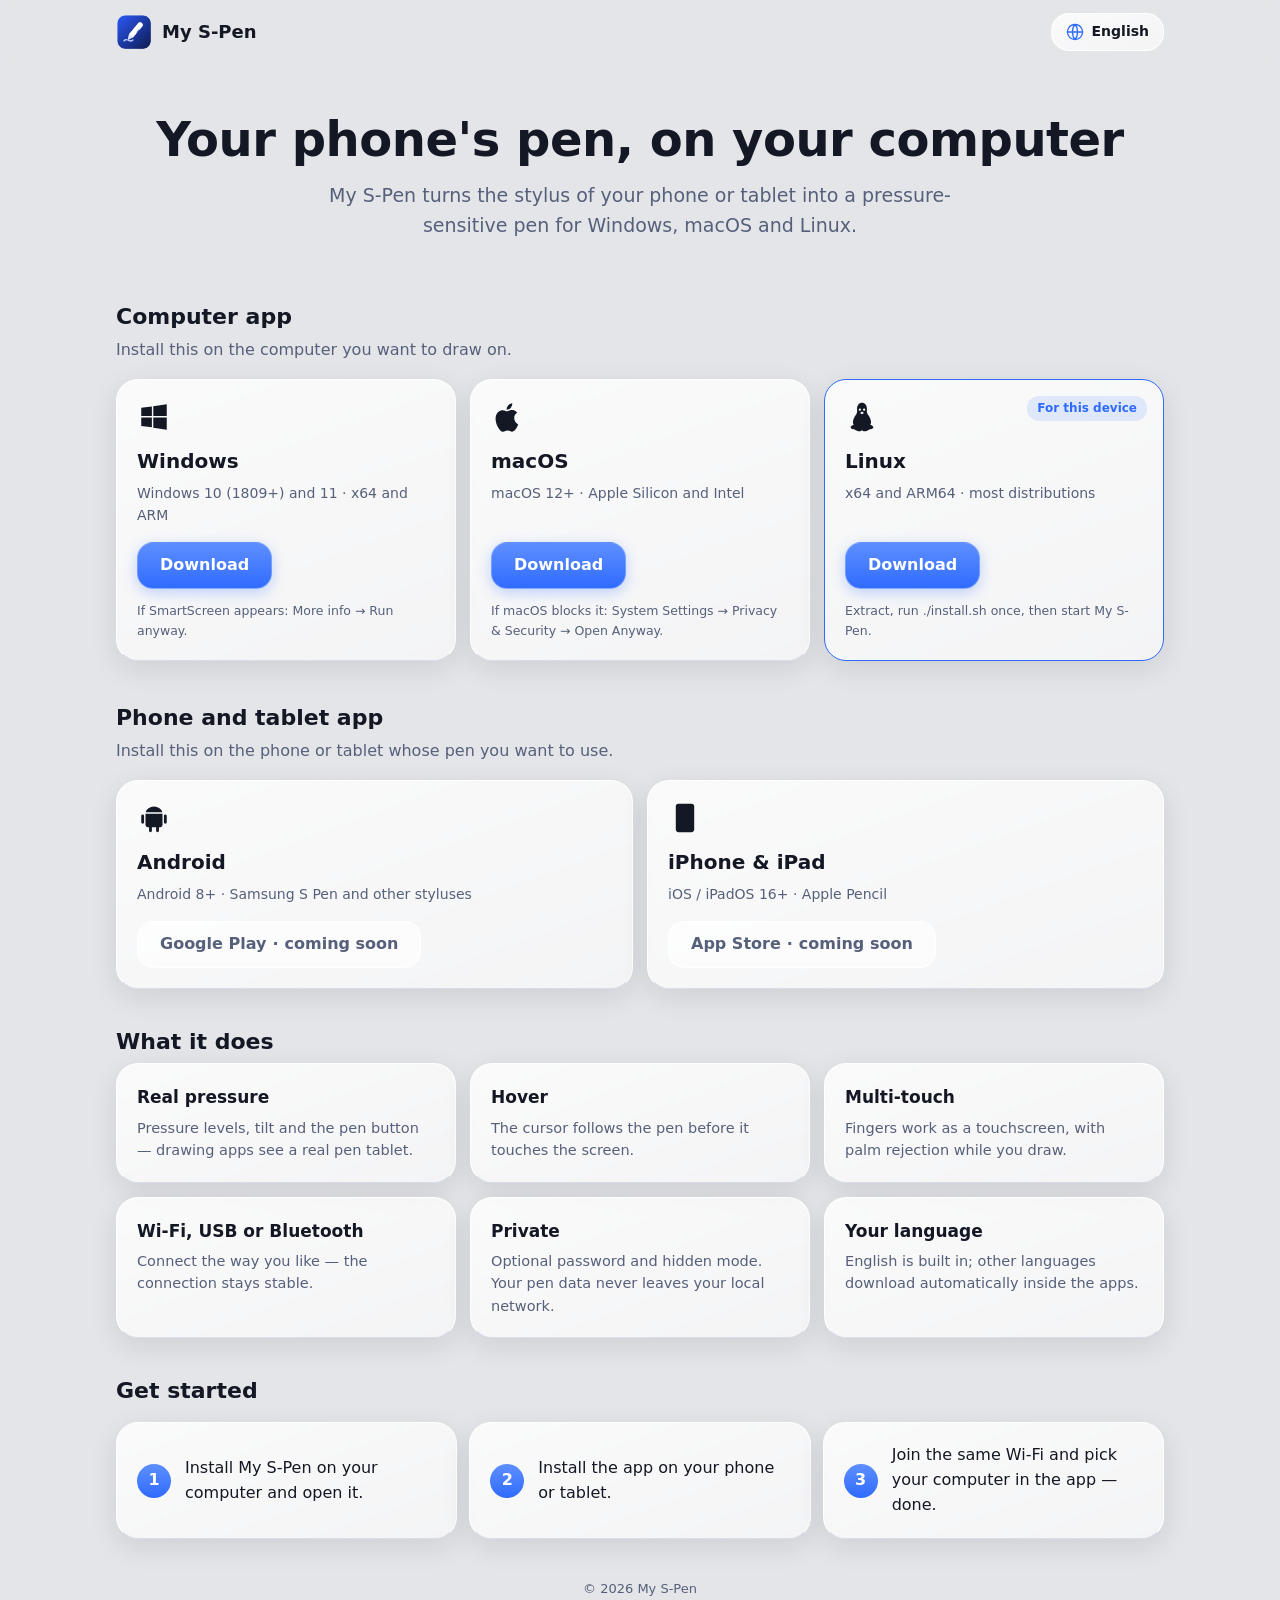
<file: index.html>
<!doctype html>
<html lang="en" dir="ltr">
<head>
  <meta charset="utf-8">
  <meta name="viewport" content="width=device-width, initial-scale=1">
  <title>My S-Pen</title>
  <meta name="description" content="Use your phone or tablet pen as a pressure-sensitive pen for Windows, macOS and Linux.">
  <meta name="theme-color" content="#E4E5E8" media="(prefers-color-scheme: light)">
  <meta name="theme-color" content="#25262A" media="(prefers-color-scheme: dark)">
  <meta property="og:title" content="My S-Pen">
  <meta property="og:description" content="Your phone's pen, on your computer.">
  <meta property="og:image" content="assets/icon-256.png">
  <link rel="icon" type="image/png" href="assets/favicon-64.png">
  <link rel="apple-touch-icon" href="assets/apple-touch-icon.png">
  <link rel="stylesheet" href="assets/style.css">
</head>
<body>
  <header class="top">
    <div class="wrap top-row">
      <a class="brand" href="#">
        <img src="assets/icon-256.png" alt="" width="36" height="36">
        <span>My S-Pen</span>
      </a>
      <div class="lang">
        <button id="langBtn" class="lang-btn" aria-haspopup="listbox" aria-expanded="false">
          <svg viewBox="0 0 24 24" aria-hidden="true"><path d="M12,2 A10,10 0 1 1 11.99,2 Z M2,12 H22 M12,2 C7.5,6.5 7.5,17.5 12,22 M12,2 C16.5,6.5 16.5,17.5 12,22"/></svg>
          <span id="langName">English</span>
        </button>
        <ul id="langList" class="lang-list" role="listbox" hidden></ul>
      </div>
    </div>
  </header>

  <main>
    <section class="hero wrap">
      <h1 data-i18n="hero_title">Your phone's pen, on your computer</h1>
      <p class="lead" data-i18n="hero_sub">My S-Pen turns the stylus of your phone or tablet into a pressure-sensitive pen for Windows, macOS and Linux.</p>
    </section>

    <section class="wrap" id="download">
      <h2 data-i18n="desktop_title">Computer app</h2>
      <p class="muted" data-i18n="desktop_sub">Install this on the computer you want to draw on.</p>
      <div class="grid three">
        <article class="card dl" data-os="windows">
          <span class="badge" data-i18n="recommended">For this device</span>
          <svg class="os" viewBox="0 0 24 24" aria-hidden="true"><path d="M3,5.5 L10.5,4.5 V11.3 H3 Z M11.5,4.4 L21,3 V11.3 H11.5 Z M3,12.3 H10.5 V19.3 L3,18.3 Z M11.5,12.3 H21 V21 L11.5,19.6 Z"/></svg>
          <h3>Windows</h3>
          <p class="note" data-i18n="win_note">Windows 10 (1809+) and 11 · x64 and ARM</p>
          <a class="btn" href="https://github.com/ArmanGH86/myspen/releases/latest/download/MySPen-Windows-Setup.exe" data-i18n="btn_download">Download</a>
          <p class="hint" data-i18n="win_hint">If SmartScreen appears: More info → Run anyway.</p>
        </article>
        <article class="card dl" data-os="mac">
          <span class="badge" data-i18n="recommended">For this device</span>
          <svg class="os" viewBox="0 0 24 24" aria-hidden="true"><path d="M16.4,12.6c0-2.4,2-3.6,2.1-3.6-1.1-1.7-2.9-1.9-3.5-1.9-1.5-.2-2.9.9-3.7.9s-1.9-.9-3.2-.8C6.5,7.2,5,8.2,4.1,9.7c-1.8,3.1-.5,7.7,1.3,10.2.8,1.2,1.8,2.6,3.1,2.5,1.3,0,1.7-.8,3.2-.8s1.9.8,3.2.8c1.3,0,2.2-1.2,3-2.4.9-1.4,1.3-2.7,1.3-2.8,0,0-2.8-1.1-2.8-4.6ZM14,5.4c.7-.8,1.1-1.9,1-3.1-1,0-2.2.7-2.9,1.5-.6.7-1.2,1.9-1,3,1.1.1,2.2-.6,2.9-1.4Z"/></svg>
          <h3>macOS</h3>
          <p class="note" data-i18n="mac_note">macOS 12+ · Apple Silicon and Intel</p>
          <a class="btn" href="https://github.com/ArmanGH86/myspen/releases/latest/download/MySPen-macOS.dmg" data-i18n="btn_download">Download</a>
          <p class="hint" data-i18n="mac_hint">If macOS blocks it: System Settings → Privacy &amp; Security → Open Anyway.</p>
        </article>
        <article class="card dl" data-os="linux">
          <span class="badge" data-i18n="recommended">For this device</span>
          <svg class="os" viewBox="0 0 24 24" aria-hidden="true"><path d="M12,2c-2.2,0-3.5,1.9-3.5,4.4,0,1.3.3,2.1-.4,3.4C7,11.4,5.6,13.4,5.6,15.6c0,.7.2,1.3.5,1.8-.9.4-2.1.9-2.1,1.9,0,1.3,2,1.3,3.3,1.8,1.1.5,1.8.9,2.9.9.9,0,1.5-.4,1.8-.9.3.5.9.9,1.8.9,1.1,0,1.8-.4,2.9-.9,1.3-.5,3.3-.5,3.3-1.8,0-1-1.2-1.5-2.1-1.9.3-.5.5-1.1.5-1.8,0-2.2-1.4-4.2-2.5-5.8-.7-1.3-.4-2.1-.4-3.4C15.5,3.9,14.2,2,12,2Zm-1.5,4a.8.8,0,1,1-.8.8A.8.8,0,0,1,10.5,6Zm3,0a.8.8,0,1,1-.8.8A.8.8,0,0,1,13.5,6ZM12,8.2l1.4.9L12,10,10.6,9.1Z"/></svg>
          <h3>Linux</h3>
          <p class="note" data-i18n="linux_note">x64 and ARM64 · most distributions</p>
          <a class="btn" href="https://github.com/ArmanGH86/myspen/releases/latest/download/MySPen-Linux.tar.gz" data-i18n="btn_download">Download</a>
          <p class="hint" data-i18n="linux_hint">Extract, run ./install.sh once, then start My S-Pen.</p>
        </article>
      </div>

      <h2 class="mt" data-i18n="mobile_title">Phone and tablet app</h2>
      <p class="muted" data-i18n="mobile_sub">Install this on the phone or tablet whose pen you want to use.</p>
      <div class="grid two">
        <article class="card dl" data-os="android">
          <span class="badge" data-i18n="recommended">For this device</span>
          <svg class="os" viewBox="0 0 24 24" aria-hidden="true"><path d="M6,9 H18 V17 A1.5,1.5 0 0 1 16.5,18.5 H15.5 V21 A1,1 0 0 1 13.5,21 V18.5 H10.5 V21 A1,1 0 0 1 8.5,21 V18.5 H7.5 A1.5,1.5 0 0 1 6,17 Z M4,9.5 A1,1 0 0 1 5,10.5 V15 A1,1 0 0 1 3,15 V10.5 A1,1 0 0 1 4,9.5 Z M20,9.5 A1,1 0 0 1 21,10.5 V15 A1,1 0 0 1 19,15 V10.5 A1,1 0 0 1 20,9.5 Z M6.1,8 A6,5 0 0 1 17.9,8 Z M8.2,3 L9.4,5 M15.8,3 L14.6,5"/></svg>
          <h3>Android</h3>
          <p class="note" data-i18n="android_note">Android 8+ · Samsung S Pen and other styluses</p>
          <span class="btn store disabled" aria-disabled="true"><span data-i18n="gp">Google Play</span> · <span data-i18n="soon">coming soon</span></span>
        </article>
        <article class="card dl" data-os="ios">
          <span class="badge" data-i18n="recommended">For this device</span>
          <svg class="os" viewBox="0 0 24 24" aria-hidden="true"><path d="M7.5,2 H16.5 A2,2 0 0 1 18.5,4 V20 A2,2 0 0 1 16.5,22 H7.5 A2,2 0 0 1 5.5,20 V4 A2,2 0 0 1 7.5,2 Z M10.5,4.2 H13.5 M11,19.3 H13"/></svg>
          <h3>iPhone &amp; iPad</h3>
          <p class="note" data-i18n="ios_note">iOS / iPadOS 16+ · Apple Pencil</p>
          <span class="btn store disabled" aria-disabled="true"><span data-i18n="as">App Store</span> · <span data-i18n="soon">coming soon</span></span>
        </article>
      </div>
    </section>

    <section class="wrap">
      <h2 data-i18n="features_title">What it does</h2>
      <div class="grid three features">
        <div class="card feat"><h3 data-i18n="f_pressure_t">Real pressure</h3><p data-i18n="f_pressure">Pressure levels, tilt and the pen button — drawing apps see a real pen tablet.</p></div>
        <div class="card feat"><h3 data-i18n="f_hover_t">Hover</h3><p data-i18n="f_hover">The cursor follows the pen before it touches the screen.</p></div>
        <div class="card feat"><h3 data-i18n="f_touch_t">Multi-touch</h3><p data-i18n="f_touch">Fingers work as a touchscreen, with palm rejection while you draw.</p></div>
        <div class="card feat"><h3 data-i18n="f_conn_t">Wi-Fi, USB or Bluetooth</h3><p data-i18n="f_conn">Connect the way you like — the connection stays stable.</p></div>
        <div class="card feat"><h3 data-i18n="f_secure_t">Private</h3><p data-i18n="f_secure">Optional password and hidden mode. Your pen data never leaves your local network.</p></div>
        <div class="card feat"><h3 data-i18n="f_lang_t">Your language</h3><p data-i18n="f_lang">English is built in; other languages download automatically inside the apps.</p></div>
      </div>
    </section>

    <section class="wrap">
      <h2 data-i18n="steps_title">Get started</h2>
      <ol class="steps">
        <li class="card"><b>1</b><span data-i18n="s1">Install My S-Pen on your computer and open it.</span></li>
        <li class="card"><b>2</b><span data-i18n="s2">Install the app on your phone or tablet.</span></li>
        <li class="card"><b>3</b><span data-i18n="s3">Join the same Wi-Fi and pick your computer in the app — done.</span></li>
      </ol>
    </section>
  </main>

  <footer class="wrap foot">
    <span>© <span id="year"></span> My S-Pen</span>
  </footer>

  <script src="assets/app.js"></script>
</body>
</html>
</file>
<file: assets/style.css>
:root {
  --bg: #E4E5E8;
  --text: #141824;
  --text2: #56607A;
  --accent: #2F6BFF;
  --accent2: #5E8FFF;
  --card: linear-gradient(160deg, rgba(255,255,255,.82), rgba(255,255,255,.58));
  --edge: rgba(255,255,255,.95);
  --edge2: rgba(160,170,204,.35);
  --shadow: 0 8px 28px rgba(20,24,36,.10);
  --field: rgba(255,255,255,.65);
  --badge: rgba(47,107,255,.12);
}
@media (prefers-color-scheme: dark) {
  :root {
    --bg: #25262A;
    --text: #F1F4FA;
    --text2: #A4AEC4;
    --accent: #7AA2FF;
    --accent2: #9DBBFF;
    --card: linear-gradient(160deg, rgba(255,255,255,.12), rgba(255,255,255,.05));
    --edge: rgba(255,255,255,.28);
    --edge2: rgba(255,255,255,.05);
    --shadow: 0 8px 28px rgba(0,0,0,.35);
    --field: rgba(255,255,255,.10);
    --badge: rgba(122,162,255,.18);
  }
}

* { box-sizing: border-box; }
html { -webkit-text-size-adjust: 100%; }
body {
  margin: 0;
  background: var(--bg);
  color: var(--text);
  font: 16px/1.55 system-ui, -apple-system, "Segoe UI", Roboto, "Noto Sans", "Vazirmatn", Tahoma, sans-serif;
}
.wrap { max-width: 1080px; margin: 0 auto; padding: 0 16px; }
a { color: var(--accent); }

.top { position: sticky; top: 0; z-index: 10; background: color-mix(in srgb, var(--bg) 88%, transparent); backdrop-filter: blur(12px); }
.top-row { display: flex; align-items: center; justify-content: space-between; height: 64px; }
.brand { display: flex; align-items: center; gap: 10px; color: var(--text); text-decoration: none; font-weight: 700; font-size: 18px; }
.brand img { border-radius: 10px; }

.lang { position: relative; }
.lang-btn {
  display: flex; align-items: center; gap: 8px; cursor: pointer;
  padding: 7px 14px; border-radius: 18px; font: inherit; font-size: 14px; font-weight: 600; color: var(--text);
  background: var(--card); border: 1px solid var(--edge);
}
.lang-btn svg { width: 18px; height: 18px; fill: none; stroke: var(--accent); stroke-width: 1.7; stroke-linecap: round; }
.lang-list {
  position: absolute; inset-inline-end: 0; top: calc(100% + 6px); margin: 0; padding: 6px; list-style: none; min-width: 210px;
  background: var(--bg); border: 1px solid var(--edge); border-radius: 14px; box-shadow: var(--shadow);
}
.lang-list li { padding: 8px 12px; border-radius: 9px; cursor: pointer; font-size: 14px; display: flex; justify-content: space-between; gap: 12px; }
.lang-list li:hover, .lang-list li:focus { background: var(--badge); outline: none; }
.lang-list li[aria-selected="true"] { font-weight: 700; color: var(--accent); }
.lang-list li small { color: var(--text2); }

.hero { padding: 48px 16px 24px; text-align: center; }
.hero h1 { font-size: clamp(30px, 5vw, 48px); line-height: 1.15; margin: 0 0 14px; letter-spacing: -.01em; }
.lead { font-size: clamp(16px, 2.2vw, 19px); color: var(--text2); max-width: 680px; margin: 0 auto; }

h2 { font-size: 22px; margin: 36px 0 4px; }
h2.mt { margin-top: 40px; }
.muted { color: var(--text2); margin: 0 0 16px; }

.grid { display: grid; gap: 14px; }
.grid.three { grid-template-columns: repeat(3, minmax(0, 1fr)); }
.grid.two { grid-template-columns: repeat(2, minmax(0, 1fr)); }
@media (max-width: 860px) { .grid.three { grid-template-columns: 1fr 1fr; } }
@media (max-width: 600px) { .grid.three, .grid.two { grid-template-columns: 1fr; } }

.card {
  position: relative; border-radius: 22px; padding: 20px;
  background: var(--card); border: 1px solid var(--edge); border-bottom-color: var(--edge2); box-shadow: var(--shadow);
}
.dl { display: flex; flex-direction: column; align-items: flex-start; gap: 6px; }
.dl h3 { margin: 6px 0 0; font-size: 20px; }
.os { width: 34px; height: 34px; fill: var(--text); }
.note { color: var(--text2); font-size: 14px; margin: 0 0 10px; }
.hint { color: var(--text2); font-size: 12.5px; margin: 6px 0 0; }
.badge {
  display: none; position: absolute; top: 16px; inset-inline-end: 16px;
  font-size: 12px; font-weight: 700; color: var(--accent); background: var(--badge); padding: 3px 10px; border-radius: 12px;
}
.dl.mine { border-color: var(--accent); }
.dl.mine .badge { display: inline-block; }

.btn {
  display: inline-flex; align-items: center; justify-content: center; gap: 6px; margin-top: auto;
  padding: 10px 22px; border-radius: 16px; font-weight: 700; text-decoration: none; color: #fff;
  background: linear-gradient(180deg, var(--accent2), var(--accent)); border: 1px solid rgba(255,255,255,.25);
  box-shadow: 0 4px 14px rgba(47,107,255,.28);
}
.btn:hover { filter: brightness(1.06); }
.btn.disabled { background: var(--field); color: var(--text2); box-shadow: none; border-color: var(--edge); cursor: default; filter: none; }
.alt { font-size: 13px; margin-top: 4px; }

.features .feat h3 { margin: 0 0 6px; font-size: 17px; }
.features .feat p { margin: 0; color: var(--text2); font-size: 14.5px; }

.steps { list-style: none; padding: 0; margin: 14px 0 0; display: grid; gap: 12px; grid-template-columns: repeat(3, minmax(0, 1fr)); }
@media (max-width: 760px) { .steps { grid-template-columns: 1fr; } }
.steps li { display: flex; gap: 14px; align-items: center; }
.steps b {
  flex: none; width: 34px; height: 34px; border-radius: 50%; display: grid; place-items: center;
  color: #fff; background: linear-gradient(180deg, var(--accent2), var(--accent));
}

.foot { padding: 40px 16px 32px; color: var(--text2); font-size: 13px; text-align: center; }
</file>
